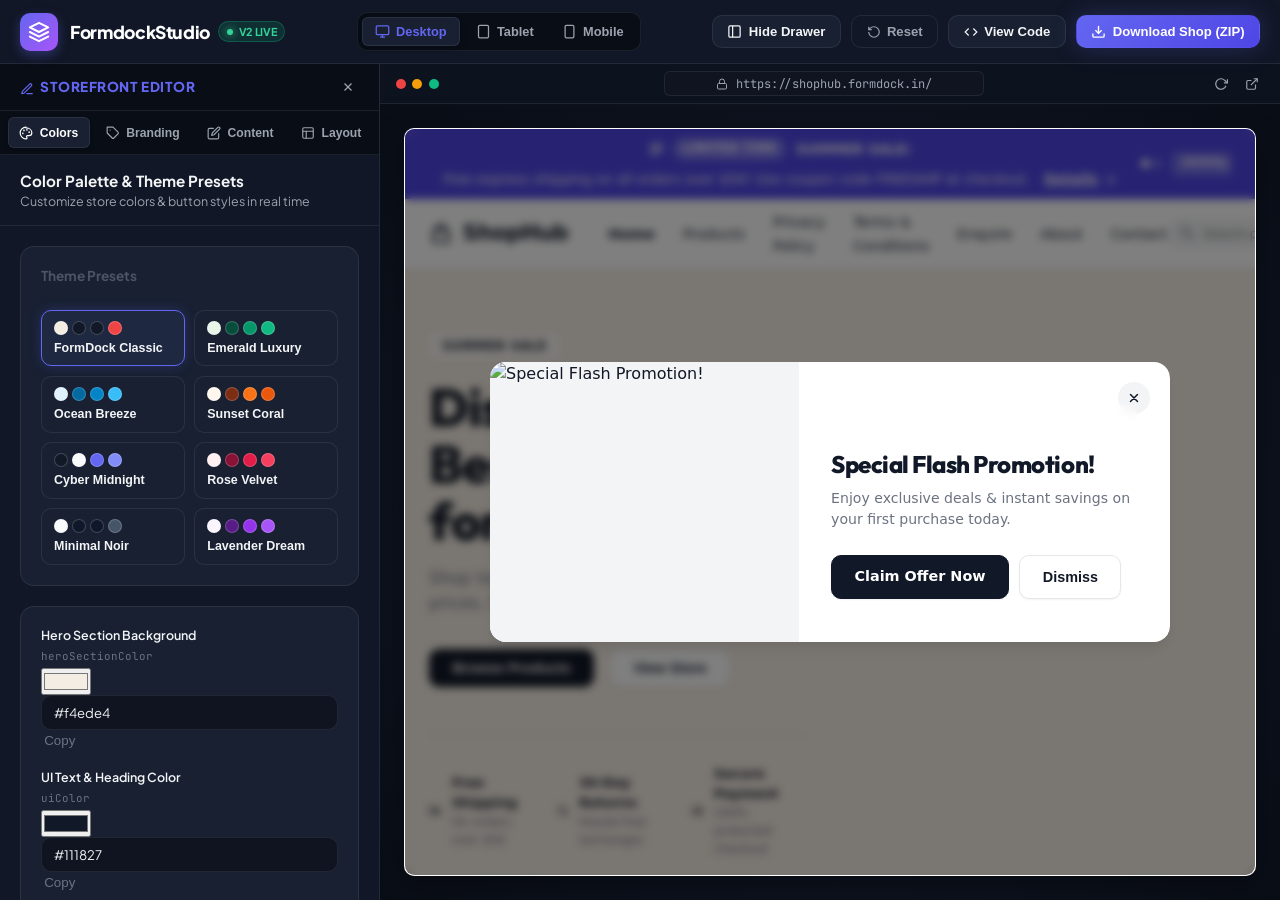
<file: index.html>
<!doctype html>
<html lang="en">
  <head>
    <meta charset="UTF-8" />
    <link rel="icon" type="image/svg+xml" href="./favicon.svg" />
    <link rel="alternate icon" type="image/svg+xml" href="./favicon.svg" />
    <link rel="shortcut icon" href="./favicon.svg" />
    <meta name="viewport" content="width=device-width, initial-scale=1.0" />
    <title>FormdockStudio</title>
    <meta name="description" content="Customize and preview your compiled e-commerce store colors in real-time. Export updated config.js files instantly." />
    <!-- Google Fonts -->
    <link rel="preconnect" href="https://fonts.googleapis.com">
    <link rel="preconnect" href="https://fonts.gstatic.com" crossorigin>
    <link href="https://fonts.googleapis.com/css2?family=Inter:wght@300;400;500;600;700;800&family=JetBrains+Mono:wght@400;500;600&family=Plus+Jakarta+Sans:wght@400;500;600;700;800&display=swap" rel="stylesheet">
    <script type="module" crossorigin src="./assets/index-BLGDgKy5.js"></script>
    <link rel="stylesheet" crossorigin href="./assets/index-CBGVSDQm.css">
  </head>
  <body>
    <div id="root"></div>
  </body>
</html>
</file>
<file: assets/index-CBGVSDQm.css>
:root{--bg-dark:#090d16;--bg-panel:#111726;--bg-card:#182032;--bg-input:#0f1420;--border-subtle:#ffffff14;--border-active:#6366f180;--text-main:#f3f4f6;--text-muted:#9ca3af;--text-dim:#6b7280;--accent-primary:#6366f1;--accent-primary-hover:#4f46e5;--accent-success:#10b981;--accent-warning:#f59e0b;--radius-sm:6px;--radius-md:10px;--radius-lg:14px;--radius-xl:20px;--shadow-glow:0 0 25px #6366f140;--shadow-card:0 10px 30px -5px #00000080;--font-sans:"Plus Jakarta Sans", "Inter", -apple-system, BlinkMacSystemFont, sans-serif;--font-mono:"JetBrains Mono", monospace}*{box-sizing:border-box;margin:0;padding:0}body{background-color:var(--bg-dark);color:var(--text-main);font-family:var(--font-sans);-webkit-font-smoothing:antialiased;min-height:100vh;overflow-x:hidden}::-webkit-scrollbar{width:6px;height:6px}::-webkit-scrollbar-track{background:var(--bg-dark)}::-webkit-scrollbar-thumb{background:#26334d;border-radius:3px}::-webkit-scrollbar-thumb:hover{background:#374766}.studio-root{flex-direction:column;width:100vw;height:100vh;display:flex;overflow:hidden}.studio-header{background-color:var(--bg-panel);border-bottom:1px solid var(--border-subtle);z-index:30;flex-shrink:0;justify-content:space-between;align-items:center;height:64px;padding:0 1.25rem;display:flex}.brand-section{align-items:center;gap:.75rem;display:flex}.brand-icon-box{border-radius:var(--radius-md);color:#fff;background:linear-gradient(135deg,#6366f1 0%,#a855f7 100%);justify-content:center;align-items:center;width:38px;height:38px;display:flex;box-shadow:0 4px 12px #6366f159}.brand-title{letter-spacing:-.02em;color:#fff;align-items:center;gap:.5rem;font-size:1.1rem;font-weight:800;display:flex}.brand-badge{text-transform:uppercase;color:#34d399;background:#10b98126;border:1px solid #10b9814d;border-radius:999px;align-items:center;gap:.35rem;padding:.2rem .5rem;font-size:.68rem;font-weight:700;display:inline-flex}.ping-dot{background-color:#34d399;border-radius:50%;width:6px;height:6px;animation:2s infinite pulse-dot;box-shadow:0 0 8px #34d399}@keyframes pulse-dot{0%{opacity:1;transform:scale(1)}50%{opacity:.4;transform:scale(1.2)}to{opacity:1;transform:scale(1)}}.viewport-switcher{background:var(--bg-dark);border-radius:var(--radius-md);border:1px solid var(--border-subtle);align-items:center;gap:.25rem;padding:.25rem;display:flex}.viewport-btn{color:var(--text-muted);border-radius:var(--radius-sm);cursor:pointer;background:0 0;border:none;align-items:center;gap:.4rem;padding:.4rem .75rem;font-size:.8rem;font-weight:600;transition:all .15s;display:flex}.viewport-btn:hover{color:var(--text-main);background:#ffffff0d}.viewport-btn.active{background:var(--bg-card);color:var(--accent-primary);border:1px solid var(--border-subtle);box-shadow:0 2px 6px #0003}.header-actions{align-items:center;gap:.65rem;display:flex}.btn-header{border-radius:var(--radius-md);cursor:pointer;border:1px solid #0000;align-items:center;gap:.4rem;padding:.5rem .9rem;font-size:.82rem;font-weight:600;transition:all .2s;display:flex}.btn-ghost{color:var(--text-muted);border-color:var(--border-subtle);background:0 0}.btn-ghost:hover{color:var(--text-main);background:#ffffff0d}.btn-secondary-action{background:var(--bg-card);color:var(--text-main);border-color:var(--border-subtle)}.btn-secondary-action:hover{background:#222d42;border-color:#ffffff26}.btn-download{color:#fff;box-shadow:var(--shadow-glow);background:linear-gradient(135deg,#6366f1 0%,#4f46e5 100%)}.btn-download:hover{background:linear-gradient(135deg,#4f46e5 0%,#4338ca 100%);transform:translateY(-1px);box-shadow:0 0 30px #6366f166}.studio-body{flex:1;display:flex;position:relative;overflow:hidden}.editor-sidebar{background-color:var(--bg-panel);border-right:1px solid var(--border-subtle);z-index:20;flex-direction:column;flex-shrink:0;width:380px;transition:transform .3s cubic-bezier(.4,0,.2,1),margin-left .3s cubic-bezier(.4,0,.2,1);display:flex;overflow-y:auto}.studio-body.drawer-closed .editor-sidebar{pointer-events:none;margin-left:-380px}.drawer-header-bar{background:var(--bg-dark);border-bottom:1px solid var(--border-subtle);justify-content:space-between;align-items:center;padding:.75rem 1.25rem;display:flex}.drawer-header-title{text-transform:uppercase;letter-spacing:.04em;color:var(--accent-primary);font-size:.85rem;font-weight:800}.drawer-close-btn{color:var(--text-muted);cursor:pointer;border-radius:var(--radius-sm);background:0 0;border:none;justify-content:center;align-items:center;padding:.25rem;transition:all .15s;display:flex}.drawer-close-btn:hover{color:#fff;background:#ffffff1a}.floating-drawer-toggle{z-index:40;background:var(--bg-panel);border:1px solid var(--accent-primary);color:#fff;border-radius:var(--radius-lg);cursor:pointer;align-items:center;gap:.5rem;padding:.55rem 1rem;font-size:.82rem;font-weight:700;transition:all .2s;display:flex;position:absolute;top:3.5rem;left:1.25rem;box-shadow:0 8px 24px #00000080,0 0 15px #6366f14d}.floating-drawer-toggle:hover{background:#1c253b;border-color:#818cf8;transform:translateY(-2px)scale(1.03);box-shadow:0 10px 28px #6366f173}.sidebar-header{border-bottom:1px solid var(--border-subtle);padding:1rem 1.25rem}.sidebar-title{color:var(--text-main);justify-content:space-between;align-items:center;font-size:.95rem;font-weight:700;display:flex}.sidebar-subtitle{color:var(--text-muted);margin-top:.2rem;font-size:.78rem}.presets-section{border-bottom:1px solid var(--border-subtle);padding:1.25rem}.section-label{text-transform:uppercase;letter-spacing:.05em;color:var(--text-muted);justify-content:space-between;align-items:center;margin-bottom:.75rem;font-size:.75rem;font-weight:700;display:flex}.presets-grid,.preset-grid{grid-template-columns:repeat(2,1fr);gap:.6rem;display:grid}.preset-card{background:var(--bg-card);border:1px solid var(--border-subtle);border-radius:var(--radius-md);cursor:pointer;text-align:left;flex-direction:column;gap:.4rem;padding:.6rem .75rem;transition:all .2s;display:flex}.preset-card:hover{background:#1d273d;border-color:#fff3;transform:translateY(-2px)}.preset-card.active{border-color:var(--accent-primary);background:#1e2840;box-shadow:0 0 12px #6366f140}.preset-name{color:var(--text-main);font-size:.78rem;font-weight:600;line-height:1.2}.preset-swatches{align-items:center;gap:.25rem;display:flex}.swatch-pip,.swatch{border:1px solid #fff3;border-radius:50%;flex-shrink:0;width:14px;height:14px;display:inline-block}.color-groups-container{flex-direction:column;gap:1.5rem;padding:1.25rem;display:flex}.color-group{background:var(--bg-card);border:1px solid var(--border-subtle);border-radius:var(--radius-lg);padding:1rem}.group-title-row{border-bottom:1px solid #ffffff0d;justify-content:space-between;align-items:center;margin-bottom:.85rem;padding-bottom:.5rem;display:flex}.group-title{color:#fff;align-items:center;gap:.4rem;font-size:.82rem;font-weight:700;display:flex}.color-picker-item{margin-bottom:.85rem}.color-picker-item:last-child{margin-bottom:0}.picker-label-row{justify-content:space-between;align-items:center;margin-bottom:.4rem;display:flex}.picker-label{color:var(--text-main);font-size:.78rem;font-weight:600}.picker-key-tag{font-family:var(--font-mono);color:var(--text-dim);font-size:.68rem}.picker-control-row{background:var(--bg-input);border:1px solid var(--border-subtle);border-radius:var(--radius-md);align-items:center;gap:.5rem;padding:.35rem .5rem;transition:border-color .15s;display:flex}.picker-control-row:focus-within{border-color:var(--accent-primary)}.color-swatch-box{border-radius:var(--radius-sm);cursor:pointer;border:1px solid #fff3;flex-shrink:0;width:28px;height:28px;position:relative;overflow:hidden;box-shadow:inset 0 0 2px #0000004d}.native-color-input{opacity:0;cursor:pointer;width:50px;height:50px;position:absolute;top:-10px;left:-10px}.hex-text-input{color:var(--text-main);font-family:var(--font-mono);text-transform:uppercase;background:0 0;border:none;outline:none;width:100%;font-size:.82rem}.copy-hex-btn{color:var(--text-dim);cursor:pointer;background:0 0;border:none;border-radius:4px;justify-content:center;align-items:center;padding:.2rem;transition:color .15s;display:flex}.copy-hex-btn:hover{color:var(--text-main)}.contrast-bar{border-radius:var(--radius-sm);background:#00000040;justify-content:space-between;align-items:center;margin-top:.6rem;padding:.4rem .6rem;font-size:.72rem;display:flex}.contrast-score{font-family:var(--font-mono);font-weight:600}.contrast-tag{border-radius:4px;padding:.1rem .4rem;font-weight:700}.contrast-pass{color:#34d399;background:#10b98133}.contrast-warn{color:#fbbf24;background:#f59e0b33}.preview-workspace{background-color:var(--bg-dark);flex-direction:column;flex:1;display:flex;position:relative;overflow:hidden}.frame-bar{border-bottom:1px solid var(--border-subtle);background:#0d121f;justify-content:space-between;align-items:center;height:40px;padding:0 1rem;display:flex}.window-dots{align-items:center;gap:.4rem;display:flex}.dot{border-radius:50%;width:10px;height:10px}.dot-red{background:#ef4444}.dot-yellow{background:#f59e0b}.dot-green{background:#10b981}.frame-url-box{background:var(--bg-input);border:1px solid var(--border-subtle);border-radius:var(--radius-sm);color:var(--text-muted);font-size:.75rem;font-family:var(--font-mono);justify-content:center;align-items:center;gap:.5rem;width:320px;padding:.2rem 1rem;display:flex}.frame-actions{align-items:center;gap:.5rem;display:flex}.icon-action-btn{color:var(--text-muted);cursor:pointer;border-radius:var(--radius-sm);background:0 0;border:none;justify-content:center;align-items:center;padding:.3rem;transition:all .15s;display:flex}.icon-action-btn:hover{color:var(--text-main);background:#ffffff14}.iframe-stage{background:radial-gradient(circle,#141b2b 0%,#090d16 100%);flex:1;justify-content:center;align-items:center;padding:1.5rem;display:flex;overflow:auto}.iframe-wrapper{border-radius:var(--radius-md);height:100%;box-shadow:var(--shadow-card);border:1px solid var(--border-subtle);background:#fff;transition:width .3s cubic-bezier(.4,0,.2,1);position:relative;overflow:hidden}.iframe-wrapper.mode-desktop{width:100%}.iframe-wrapper.mode-tablet{width:768px}.iframe-wrapper.mode-mobile{width:375px}.store-iframe{background:#fff;border:none;width:100%;height:100%}.modal-backdrop{-webkit-backdrop-filter:blur(6px);backdrop-filter:blur(6px);z-index:100;background:#000000bf;justify-content:center;align-items:center;width:100vw;height:100vh;padding:1.5rem;display:flex;position:fixed;top:0;left:0}.modal-content{background:var(--bg-panel);border:1px solid var(--border-subtle);border-radius:var(--radius-xl);flex-direction:column;width:100%;max-width:680px;display:flex;overflow:hidden;box-shadow:0 20px 40px #0009}.modal-header{border-bottom:1px solid var(--border-subtle);justify-content:space-between;align-items:center;padding:1.25rem 1.5rem;display:flex}.modal-title{color:#fff;align-items:center;gap:.5rem;font-size:1rem;font-weight:700;display:flex}.modal-close-btn{color:var(--text-muted);cursor:pointer;background:0 0;border:none;border-radius:50%;justify-content:center;align-items:center;padding:.3rem;display:flex}.modal-close-btn:hover{color:var(--text-main);background:#ffffff1a}.modal-body{max-height:60vh;padding:1.25rem 1.5rem;overflow-y:auto}.code-block{background:var(--bg-input);border:1px solid var(--border-subtle);border-radius:var(--radius-md);font-family:var(--font-mono);color:#e5e7eb;white-space:pre-wrap;word-break:break-all;padding:1.25rem;font-size:.82rem;line-height:1.6}.modal-footer{border-top:1px solid var(--border-subtle);background:var(--bg-card);justify-content:flex-end;align-items:center;gap:.75rem;padding:1rem 1.5rem;display:flex}.toast-notice{border:1px solid var(--accent-primary);color:#fff;border-radius:var(--radius-md);box-shadow:var(--shadow-card);z-index:200;background:#1e293b;align-items:center;gap:.6rem;padding:.75rem 1.25rem;font-size:.85rem;font-weight:600;animation:.25s cubic-bezier(.4,0,.2,1) slide-up;display:flex;position:fixed;bottom:2rem;right:2rem}@keyframes slide-up{0%{opacity:0;transform:translateY(20px)}to{opacity:1;transform:translateY(0)}}@media (width<=1024px){.editor-sidebar{width:320px}}.tab-nav{background:var(--bg-dark);border-bottom:1px solid var(--border-subtle);flex-shrink:0;gap:.3rem;padding:.4rem .5rem;display:flex;overflow-x:auto}.tab-nav::-webkit-scrollbar{height:3px}.tab-btn{color:var(--text-muted);border-radius:var(--radius-sm);cursor:pointer;white-space:nowrap;background:0 0;border:1px solid #0000;align-items:center;gap:.4rem;padding:.45rem .65rem;font-size:.76rem;font-weight:600;transition:all .15s;display:flex}.tab-btn:hover{color:var(--text-main);background:#ffffff0d}.tab-btn.active{background:var(--bg-card);color:#fff;border-color:var(--border-subtle);box-shadow:0 2px 4px #0003}.tab-panel{flex-direction:column;flex:1;display:flex}.form-sections-container{flex-direction:column;gap:1.25rem;padding:1.25rem;display:flex}.form-card{background:var(--bg-card);border:1px solid var(--border-subtle);border-radius:var(--radius-lg);flex-direction:column;gap:1.1rem;padding:1.25rem;display:flex}.form-field-group{flex-direction:column;gap:.35rem;display:flex}.field-label{color:var(--text-main);font-size:.78rem;font-weight:600}.studio-input,.studio-textarea,.studio-select{background:var(--bg-input);border:1px solid var(--border-subtle);border-radius:var(--radius-md);color:var(--text-main);outline:none;width:100%;padding:.5rem .75rem;font-family:inherit;font-size:.82rem;transition:border-color .15s}.studio-input:focus,.studio-textarea:focus,.studio-select:focus{border-color:var(--accent-primary);box-shadow:0 0 0 2px #6366f133}.studio-textarea{resize:vertical}.studio-select option{background:var(--bg-panel);color:var(--text-main)}.btn-group-selector{gap:.4rem;display:flex}.selector-btn{background:var(--bg-input);border:1px solid var(--border-subtle);color:var(--text-muted);border-radius:var(--radius-sm);cursor:pointer;flex:1;padding:.45rem .5rem;font-size:.78rem;font-weight:600;transition:all .15s}.selector-btn:hover{color:var(--text-main);background:#ffffff0d}.selector-btn.active{background:var(--accent-primary);color:#fff;border-color:var(--accent-primary)}.toggle-row{border-bottom:1px solid #ffffff0a;justify-content:space-between;align-items:center;padding:.5rem 0;display:flex}.toggle-row:last-child{border-bottom:none}.toggle-title{color:var(--text-main);font-size:.82rem;font-weight:600}.switch{flex-shrink:0;width:42px;height:24px;display:inline-block;position:relative}.switch input{opacity:0;width:0;height:0}.slider{cursor:pointer;background-color:#374151;transition:all .25s;position:absolute;inset:0}.slider:before{content:"";background-color:#fff;width:18px;height:18px;transition:all .25s;position:absolute;bottom:3px;left:3px}input:checked+.slider{background-color:var(--accent-primary)}input:focus+.slider{box-shadow:0 0 1px var(--accent-primary)}input:checked+.slider:before{transform:translate(18px)}.slider.round{border-radius:24px}.slider.round:before{border-radius:50%}.host-modal-content{border:1px solid #6366f166;max-width:500px;animation:.3s cubic-bezier(.34,1.56,.64,1) modal-pop;box-shadow:0 25px 50px -12px #000000bf,0 0 35px #6366f140}@keyframes modal-pop{0%{opacity:0;transform:scale(.9)translateY(12px)}to{opacity:1;transform:scale(1)translateY(0)}}.host-badge-icon{font-size:1.2rem}.host-modal-body{text-align:center;padding:1.75rem 1.5rem 1.25rem}.host-popup-hero{flex-direction:column;align-items:center;gap:.9rem;display:flex}.host-popup-icon-glow{color:#818cf8;background:linear-gradient(135deg,#6366f140 0%,#a855f740 100%);border:1px solid #6366f166;border-radius:20px;justify-content:center;align-items:center;width:68px;height:68px;display:flex;box-shadow:0 0 25px #6366f159}.host-popup-hero h3{color:#fff;letter-spacing:-.02em;font-size:1.3rem;font-weight:800}.host-popup-hero p{color:var(--text-muted);max-width:400px;font-size:.88rem;line-height:1.55}.host-modal-footer{border-top:1px solid var(--border-subtle);background:#0f1420cc;justify-content:space-between;align-items:center;gap:.75rem;padding:1.25rem 1.5rem;display:flex}.btn-host-launch{color:#fff;border-radius:var(--radius-md);cursor:pointer;background:linear-gradient(135deg,#6366f1 0%,#a855f7 100%);border:none;align-items:center;gap:.5rem;padding:.65rem 1.15rem;font-size:.85rem;font-weight:700;transition:all .2s cubic-bezier(.4,0,.2,1);display:inline-flex;box-shadow:0 4px 20px #6366f166}.btn-host-launch:hover{background:linear-gradient(135deg,#4f46e5 0%,#9333ea 100%);transform:translateY(-2px);box-shadow:0 8px 25px #6366f199}.counter{color:var(--accent);background:var(--accent-bg);border:2px solid #0000;border-radius:5px;margin-bottom:24px;padding:5px 10px;font-size:16px;transition:border-color .3s}.counter:hover{border-color:var(--accent-border)}.counter:focus-visible{outline:2px solid var(--accent);outline-offset:2px}.hero{position:relative}.hero .base,.hero .framework,.hero .vite{margin:0 auto;inset-inline:0}.hero .base{z-index:0;width:170px;position:relative}.hero .framework,.hero .vite{position:absolute}.hero .framework{z-index:1;height:28px;top:34px;transform:perspective(2000px)rotate(300deg)rotateX(44deg)rotateY(39deg)scale(1.4)}.hero .vite{z-index:0;width:auto;height:26px;top:107px;transform:perspective(2000px)rotate(300deg)rotateX(40deg)rotateY(39deg)scale(.8)}#center{flex-direction:column;flex-grow:1;place-content:center;place-items:center;gap:25px;display:flex}@media (width<=1024px){#center{gap:18px;padding:32px 20px 24px}}#next-steps{border-top:1px solid var(--border);text-align:left;display:flex}#next-steps>div{flex:1 1 0;padding:32px}@media (width<=1024px){#next-steps>div{padding:24px 20px}}#next-steps .icon{width:22px;height:22px;margin-bottom:16px}@media (width<=1024px){#next-steps{text-align:center;flex-direction:column}}#docs{border-right:1px solid var(--border)}@media (width<=1024px){#docs{border-right:none;border-bottom:1px solid var(--border)}}#next-steps ul{gap:8px;margin:32px 0 0;padding:0;list-style:none;display:flex}#next-steps ul .logo{height:18px}#next-steps ul a{color:var(--text-h);background:var(--social-bg);border-radius:6px;align-items:center;gap:8px;padding:6px 12px;font-size:16px;text-decoration:none;transition:box-shadow .3s;display:flex}#next-steps ul a:hover{box-shadow:var(--shadow)}#next-steps ul a .button-icon{width:18px;height:18px}@media (width<=1024px){#next-steps ul{flex-wrap:wrap;justify-content:center;margin-top:20px}#next-steps ul li{flex:calc(50% - 8px)}#next-steps ul a{box-sizing:border-box;justify-content:center;width:100%}}#spacer{border-top:1px solid var(--border);height:88px}@media (width<=1024px){#spacer{height:48px}}.ticks{width:100%;position:relative}.ticks:before,.ticks:after{content:"";border:5px solid #0000;position:absolute;top:-4.5px}.ticks:before{border-left-color:var(--border);left:0}.ticks:after{border-right-color:var(--border);right:0}
</file>
